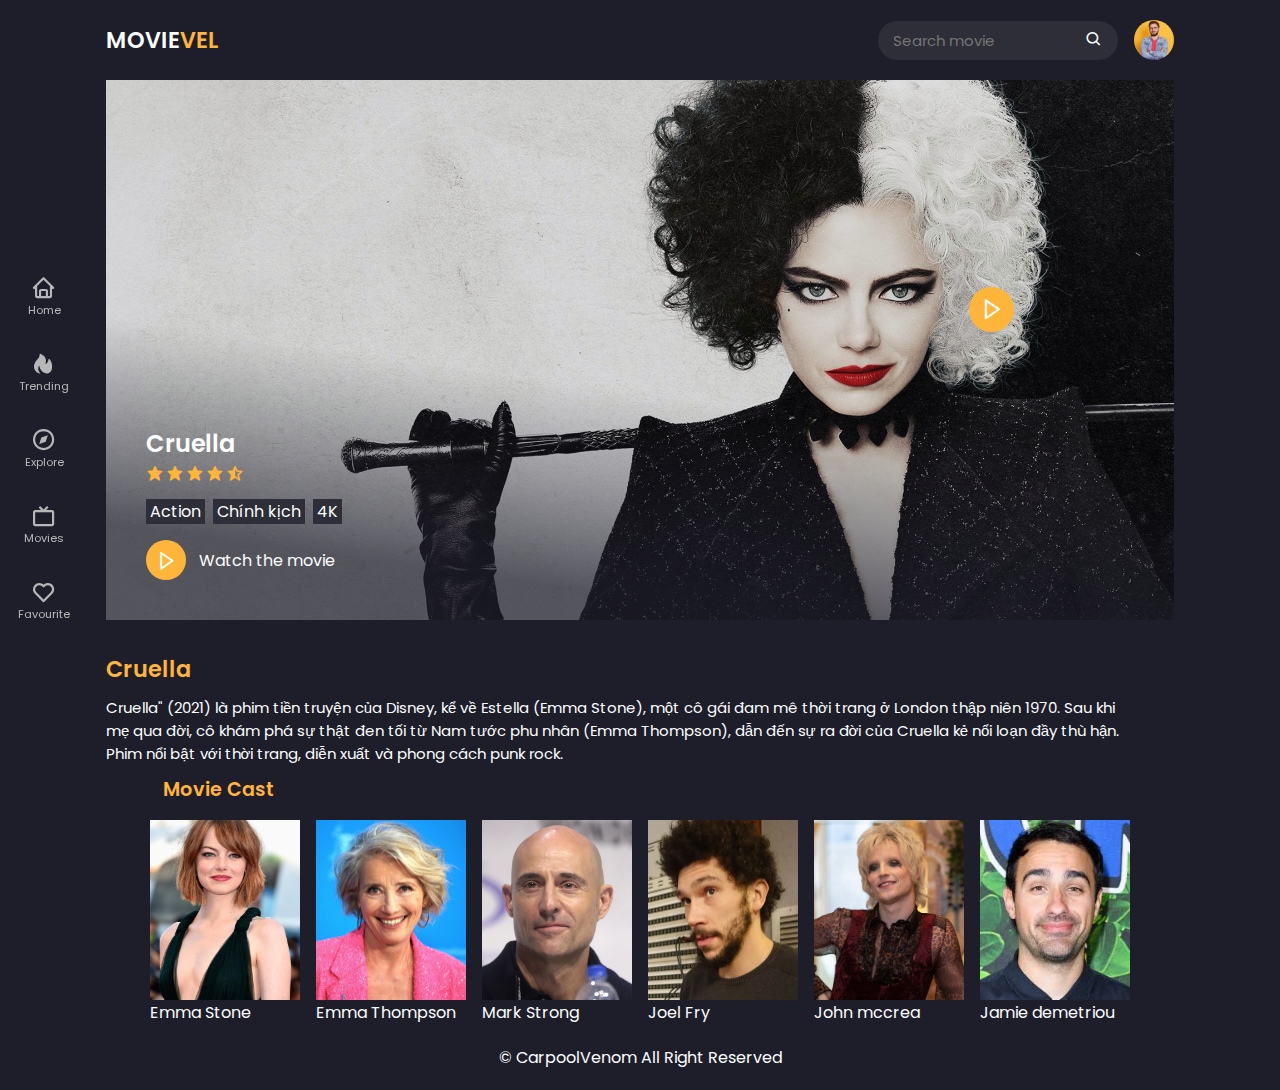
<file: Explay-page.html>
<html lang="en">
<head>
    <meta charset="UTF-8">
    <meta http-equiv="X-UA-Compatible" content="IE=edge">
    <meta name="viewport" content="width=device-width, initial-scale=1.0">
    <link rel="stylesheet" href="style.css">
    <link
        href="https://fonts.googleapis.com/css2?family=Roboto:wght@100;300;400;500;700;900&family=Sen:wght@400;700;800&display=swap"
        rel="stylesheet">
    <link rel="stylesheet" href="https://cdnjs.cloudflare.com/ajax/libs/font-awesome/5.15.2/css/all.min.css">
    <link href='https://unpkg.com/boxicons@2.1.4/css/boxicons.min.css' rel='stylesheet'>
    <link rel="shortcut icon" href="img/fav-icon.png" type="image/x-icon">
    <title>Cruella</title>
</head>
<body>
    <header>
        <div class="nav container">
          <a href="index.html" class="logo">
            Movie<span>Vel</span>
          </a>
     
          <div class="search-box">
            <input type="search" name="" id="search-input" placeholder="Search movie">
            <i class='bx bx-search'></i>
        </div>
        

        <a href="#" class="user">
            <img src="img/user.jpg" alt="" class="user-img">
        </a>
        
            <div class="navbar">
                <a href="index.html" class="nav-link nav-active">
                    <i class="bx bx-home"></i>
                    <span class="nav-link-title">Home</span>
                </a>
        
                <a href="index.html" class="nav-link">
                    <i class='bx bxs-hot'></i>
                    <span class="nav-link-title">Trending</span>
                </a>
        
                <a href="Explore.html" class="nav-link">
                    <i class='bx bx-compass' ></i>
                    <span class="nav-link-title">Explore</span>
                </a>
        
                <a href="#home" class="nav-link">
                    <i class='bx bx-tv' ></i>
                    <span class="nav-link-title">Movies</span>
                </a>
        
                <a href="tym.html" class="nav-link">
                    <i class='bx bx-heart' ></i>
                    <span class="nav-link-title">Favourite</span>
                </a>
            </div>
        </div>
      </header>

      <div class="play-container container">
         <img src="Explay-page/cruella.jpg" alt="" class="play-img">
         <div class="play-text">
           <h2>Cruella</h2>

           <div class="rating">
              <i class="bx bxs-star"></i>
              <i class='bx bxs-star' ></i>
              <i class='bx bxs-star' ></i>
              <i class='bx bxs-star' ></i>
              <i class='bx bxs-star-half' ></i>
           </div>

           <div class="tags">
            <span>Action</span>
            <span>Chính kịch</span>
            <span>4K</span>
          </div>

          <a href="#" class="watch-btn">
            <i class='bx bx-right-arrow'></i>
            <span>Watch the movie</span>
          </a>
         </div>

         <i class='bx bx-right-arrow play-movie'></i>

         <div class="video-container">
          
            <div class="video-box">
                <iframe width="1200" height="600" src="https://www.youtube.com/embed/gmRKv7n2If8?si=qXBCrcxF2_s4G1Y7" title="YouTube video player" frameborder="0" allow="accelerometer; autoplay; clipboard-write; encrypted-media; gyroscope; picture-in-picture; web-share" referrerpolicy="strict-origin-when-cross-origin" allowfullscreen></iframe>
            
                <i class='bx bx-x close-video'></i>
            </div>
        </div>
      </div>

      <div class="about-movie container">
        <h2>Cruella</h2>
        <p>Cruella" (2021) là phim tiền truyện của Disney, kể về Estella (Emma Stone), một cô gái đam mê thời trang ở London thập niên 1970. Sau khi mẹ qua đời, cô khám phá sự thật đen tối từ Nam tước 
            phu nhân (Emma Thompson), dẫn đến sự ra đời của Cruella kẻ nổi loạn đầy thù hận. Phim nổi bật với thời trang, diễn xuất và phong cách punk rock.</p>
      </div>
      
         <h2 class="cast-heading">Movie Cast</h2>
         <div class="cast">
             <div class="cast-box">
                 <img src="Explay-page/c1.jpg" alt="" class="cast-img">
                 <span class="cast-title">Emma Stone</span>
             </div>

             <div class="cast-box">
                <img src="Explay-page/c2.jpg" alt="" class="cast-img">
                <span class="cast-title">Emma Thompson</span>
            </div>

            <div class="cast-box">
                <img src="Explay-page/c3.jpg" alt="" class="cast-img">
                <span class="cast-title">Mark Strong</span>
            </div>

            <div class="cast-box">
                <img src="Explay-page/c4.jpg" alt="" class="cast-img">
                <span class="cast-title">Joel Fry</span>
            </div>

            <div class="cast-box">
                <img src="Explay-page/c5.jpg" alt="" class="cast-img">
                <span class="cast-title"> John mccrea</span>
            </div>

            <div class="cast-box">
                <img src="Explay-page/c6.jpg" alt="" class="cast-img">
                <span class="cast-title"> Jamie demetriou</span>
            </div>
         </div>


         <div class="copyright">
            <p>&#169; CarpoolVenom All Right Reserved</p>
            </div>

     <script src="swiper-bundle.min.js"></script>
     <script src="main.js"></script>
</body>
</html>
</file>
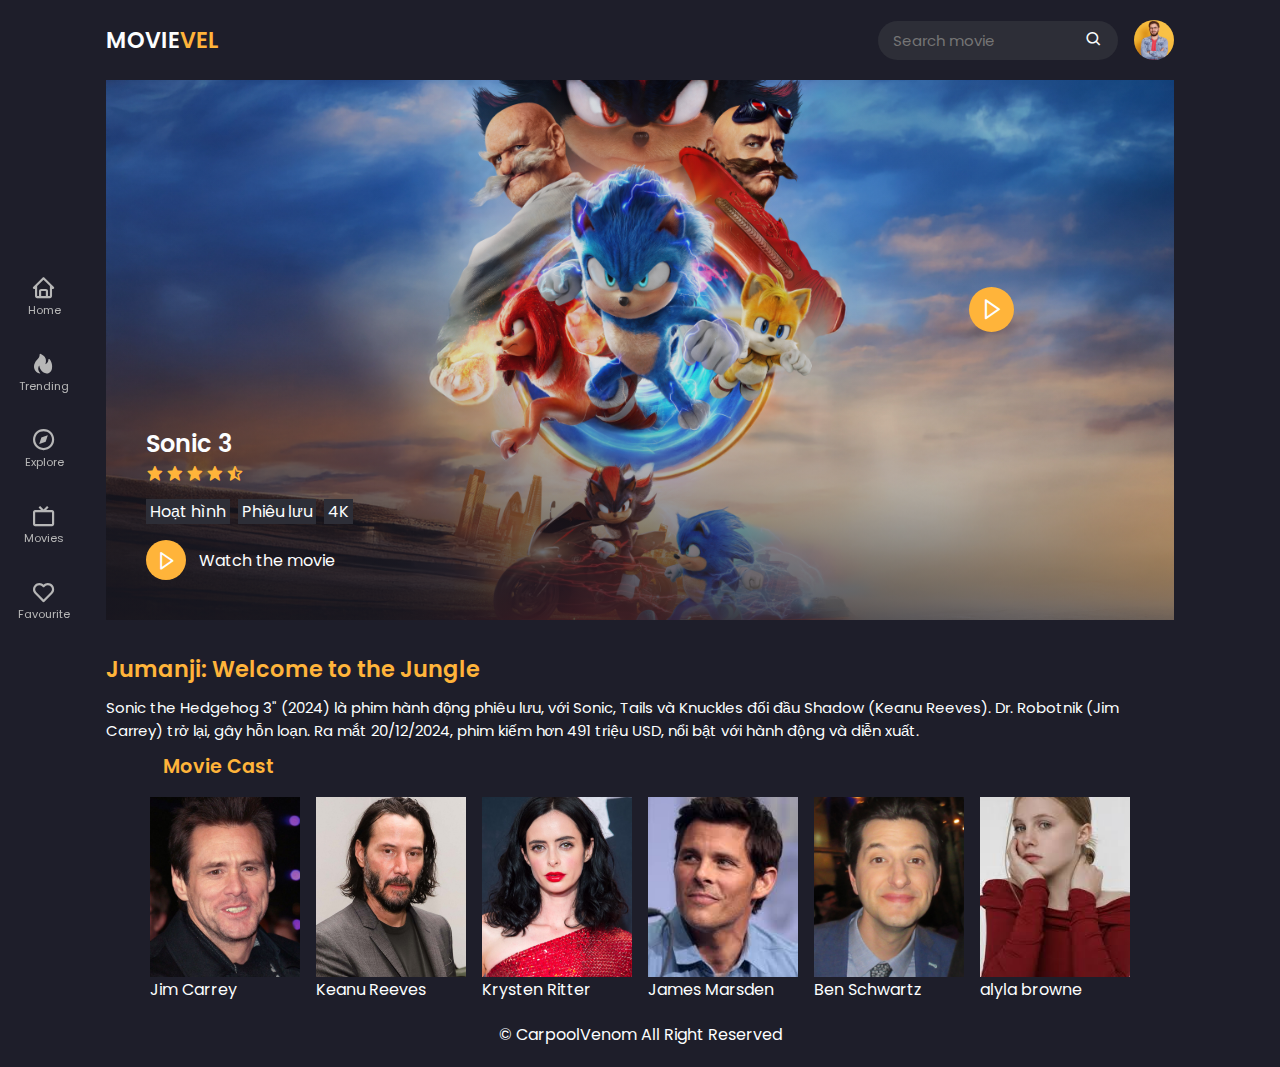
<file: Explay-page1.html>
<html lang="en">
<head>
    <meta charset="UTF-8">
    <meta http-equiv="X-UA-Compatible" content="IE=edge">
    <meta name="viewport" content="width=device-width, initial-scale=1.0">
    <link rel="stylesheet" href="style.css">
    <link
        href="https://fonts.googleapis.com/css2?family=Roboto:wght@100;300;400;500;700;900&family=Sen:wght@400;700;800&display=swap"
        rel="stylesheet">
    <link rel="stylesheet" href="https://cdnjs.cloudflare.com/ajax/libs/font-awesome/5.15.2/css/all.min.css">
    <link href='https://unpkg.com/boxicons@2.1.4/css/boxicons.min.css' rel='stylesheet'>
    <link rel="shortcut icon" href="img/fav-icon.png" type="image/x-icon">
    <title>Sonic 3</title>
</head>
<body>
    <header>
        <div class="nav container">
          <a href="index.html" class="logo">
            Movie<span>Vel</span>
          </a>
     
          <div class="search-box">
            <input type="search" name="" id="search-input" placeholder="Search movie">
            <i class='bx bx-search'></i>
        </div>
        

        <a href="#" class="user">
            <img src="img/user.jpg" alt="" class="user-img">
        </a>
        
            <div class="navbar">
                <a href="index.html" class="nav-link nav-active">
                    <i class="bx bx-home"></i>
                    <span class="nav-link-title">Home</span>
                </a>
        
                <a href="index.html" class="nav-link">
                    <i class='bx bxs-hot'></i>
                    <span class="nav-link-title">Trending</span>
                </a>
        
                <a href="Explore.html" class="nav-link">
                    <i class='bx bx-compass' ></i>
                    <span class="nav-link-title">Explore</span>
                </a>
        
                <a href="#home" class="nav-link">
                    <i class='bx bx-tv' ></i>
                    <span class="nav-link-title">Movies</span>
                </a>
        
                <a href="tym.html" class="nav-link">
                    <i class='bx bx-heart' ></i>
                    <span class="nav-link-title">Favourite</span>
                </a>
            </div>
        </div>
      </header>

      <div class="play-container container">
         <img src="Explay-page1/sonic.jpg" alt="" class="play-img">
         <div class="play-text">
           <h2>Sonic 3</h2>

           <div class="rating">
              <i class="bx bxs-star"></i>
              <i class='bx bxs-star' ></i>
              <i class='bx bxs-star' ></i>
              <i class='bx bxs-star' ></i>
              <i class='bx bxs-star-half' ></i>
           </div>

           <div class="tags">
            <span>Hoạt hình</span>
            <span>Phiêu lưu</span>
            <span>4K</span>
          </div>

          <a href="#" class="watch-btn">
            <i class='bx bx-right-arrow'></i>
            <span>Watch the movie</span>
          </a>
         </div>

         <i class='bx bx-right-arrow play-movie'></i>

         <div class="video-container">
          
            <div class="video-box">
                <iframe width="1200" height="600" src="https://www.youtube.com/embed/qSu6i2iFMO0?si=JqX2H7PcWR9pm1Xv" title="YouTube video player" frameborder="0" allow="accelerometer; autoplay; clipboard-write; encrypted-media; gyroscope; picture-in-picture; web-share" referrerpolicy="strict-origin-when-cross-origin" allowfullscreen></iframe>
            
                <i class='bx bx-x close-video'></i>
            </div>
        </div>
      </div>

      <div class="about-movie container">
        <h2>Jumanji: Welcome to the Jungle</h2>
        <p>Sonic the Hedgehog 3" (2024) là phim hành động phiêu lưu, với Sonic, Tails và Knuckles đối đầu Shadow 
            (Keanu Reeves). Dr. Robotnik (Jim Carrey) trở lại, gây hỗn loạn. Ra mắt 20/12/2024, phim kiếm hơn 491 triệu USD, nổi bật với hành động và diễn xuất.</p>
      </div>
      
         <h2 class="cast-heading">Movie Cast</h2>
         <div class="cast">
             <div class="cast-box">
                 <img src="Explay-page1/s1.jpg" alt="" class="cast-img">
                 <span class="cast-title">Jim Carrey</span>
             </div>

             <div class="cast-box">
                <img src="Explay-page1/s2.jpg" alt="" class="cast-img">
                <span class="cast-title">Keanu Reeves</span>
            </div>

            <div class="cast-box">
                <img src="Explay-page1/s3.jpg" alt="" class="cast-img">
                <span class="cast-title">Krysten Ritter</span>
            </div>

            <div class="cast-box">
                <img src="Explay-page1/s4.jpg" alt="" class="cast-img">
                <span class="cast-title">James Marsden</span>
            </div>

            <div class="cast-box">
                <img src="Explay-page1/s5.jpg" alt="" class="cast-img">
                <span class="cast-title">Ben Schwartz</span>
            </div>

            <div class="cast-box">
                <img src="Explay-page1/s6.jpg" alt="" class="cast-img">
                <span class="cast-title">alyla browne</span>
            </div>
         </div>


         <div class="copyright">
            <p>&#169; CarpoolVenom All Right Reserved</p>
            </div>

     <script src="swiper-bundle.min.js"></script>
     <script src="main.js"></script>
</body>
</html>
</file>
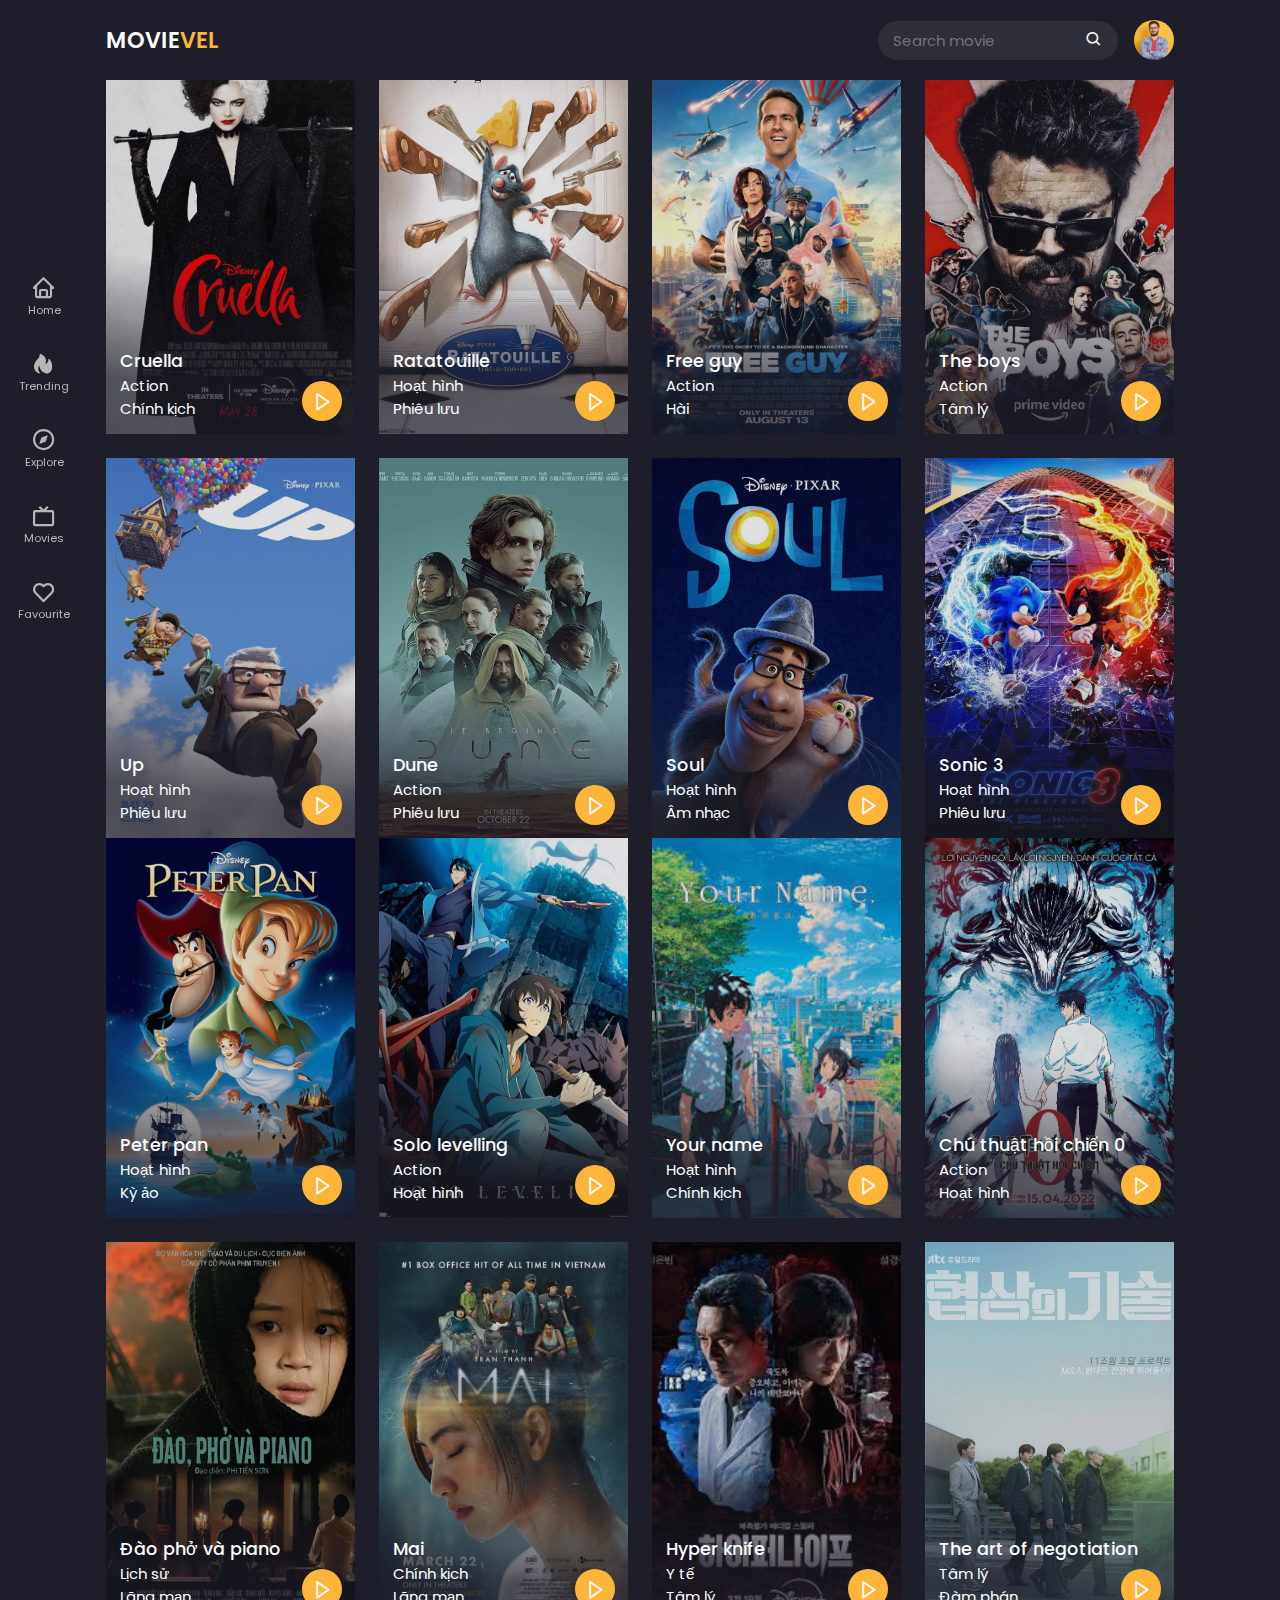
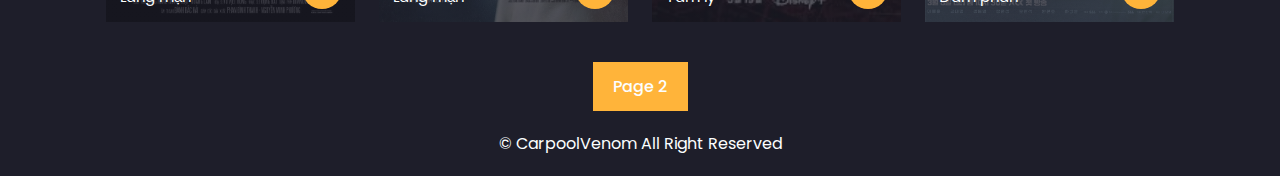
<file: ipage02.html>
<html lang="en">
<head>
    <meta charset="UTF-8">
    <meta http-equiv="X-UA-Compatible" content="IE=edge">
    <meta name="viewport" content="width=device-width, initial-scale=1.0">
    <link rel="stylesheet" href="style.css">
    <link
        href="https://fonts.googleapis.com/css2?family=Roboto:wght@100;300;400;500;700;900&family=Sen:wght@400;700;800&display=swap"
        rel="stylesheet">
    <link rel="stylesheet" href="https://cdnjs.cloudflare.com/ajax/libs/font-awesome/5.15.2/css/all.min.css">
    <link href='https://unpkg.com/boxicons@2.1.4/css/boxicons.min.css' rel='stylesheet'>
    <link rel="shortcut icon" href="img/fav-icon.png" type="image/x-icon">
    <title>page2</title>
</head>
<body>
    <header>

        <div class="nav container">
    
          <a href="index.html" class="logo">
            Movie<span>Vel</span>
          </a>
 
          <div class="search-box">
            <input type="search" name="" id="search-input" placeholder="Search movie">
            <i class='bx bx-search'></i>
        </div>
        
     
        <a href="#" class="user">
            <img src="img/user.jpg" alt="" class="user-img">
        </a>
        
            <div class="navbar">
                <a href="index.html" class="nav-link nav-active">
                    <i class="bx bx-home"></i>
                    <span class="nav-link-title">Home</span>
                </a>
        
                <a href="#home" class="nav-link">
                    <i class='bx bxs-hot'></i>
                    <span class="nav-link-title">Trending</span>
                </a>
        
                <a href="#home" class="nav-link">
                    <i class='bx bx-compass' ></i>
                    <span class="nav-link-title">Explore</span>
                </a>
        
                <a href="#home" class="nav-link">
                    <i class='bx bx-tv' ></i>
                    <span class="nav-link-title">Movies</span>
                </a>
        
                <a href="#home" class="nav-link">
                    <i class='bx bx-heart' ></i>
                    <span class="nav-link-title">Favourite</span>
                </a>
            </div>
        </div>
      </header>

      <section class="movies container" id="movies">
        <div class="heading">
            <h2 class="heading-title"></h2>
        </div>
    
        <div class="movies-content">
            <div class="movie-box">
                <img src="img2/i17.jpg" alt="" class="movie-box-img">
                <div class="box-text">
                    <h2 class="movie-title">Cruella</h2>
                    <span class="movie-type">Action</span>
                    <span class="movie-type">Chính kịch</span>
                    <a href="#" class="watch-btn play-btn">
                        <i class="bx bx-right-arrow"></i>
                    </a>
                </div>
            </div>
    
            <div class="movie-box">
                <img src="img2/i18.jpg" alt="" class="movie-box-img">
                <div class="box-text">
                    <h2 class="movie-title">Ratatouille</h2>
                    <span class="movie-type">Hoạt hình</span>
                    <span class="movie-type">Phiêu lưu</span>
                    <a href="#" class="watch-btn play-btn">
                        <i class="bx bx-right-arrow"></i>
                    </a>
                </div>
            </div>
    
            <div class="movie-box">
                <img src="img2/i19.jpg" alt="" class="movie-box-img">
                <div class="box-text">
                    <h2 class="movie-title">Free guy</h2>
                    <span class="movie-type">Action</span>
                    <span class="movie-type">Hài</span>
                    <a href="#" class="watch-btn play-btn">
                        <i class="bx bx-right-arrow"></i>
                    </a>
                </div>
            </div>
    
            <div class="movie-box">
                <img src="img2/i20.jpg" alt="" class="movie-box-img">
                <div class="box-text">
                    <h2 class="movie-title">The boys</h2>
                    <span class="movie-type">Action</span>
                    <span class="movie-type">Tâm lý</span>
                    <a href="#" class="watch-btn play-btn">
                        <i class="bx bx-right-arrow"></i>
                    </a>
                </div>
            </div>
    
            <div class="movie-box">
                <img src="img2/i21.jpg" alt="" class="movie-box-img">
                <div class="box-text">
                    <h2 class="movie-title">Up</h2>
                    <span class="movie-type">Hoạt hình</span>
                    <span class="movie-type">Phiêu lưu</span>
                    <a href="#" class="watch-btn play-btn">
                        <i class="bx bx-right-arrow"></i>
                    </a>
                </div>
            </div>
    
            <div class="movie-box">
                <img src="img2/i22.jpg" alt="" class="movie-box-img">
                <div class="box-text">
                    <h2 class="movie-title">Dune</h2>
                    <span class="movie-type">Action</span>
                    <span class="movie-type">Phiêu lưu</span>
                    <a href="#" class="watch-btn play-btn">
                        <i class="bx bx-right-arrow"></i>
                    </a>
                </div>
            </div>
    
            <div class="movie-box">
                <img src="img2/i23.jpg" alt="" class="movie-box-img">
                <div class="box-text">
                    <h2 class="movie-title">Soul</h2>
                    <span class="movie-type">Hoạt hình</span>
                    <span class="movie-type">Âm nhạc</span>
                    <a href="#" class="watch-btn play-btn">
                        <i class="bx bx-right-arrow"></i>
                    </a>
                </div>
            </div>
    
            <div class="movie-box">
                <img src="img2/i24.jpg" alt="" class="movie-box-img">
                <div class="box-text">
                    <h2 class="movie-title">Sonic 3</h2>
                    <span class="movie-type">Hoạt hình</span>
                    <span class="movie-type">Phiêu lưu</span>
                    <a href="#" class="watch-btn play-btn">
                        <i class="bx bx-right-arrow"></i>
                    </a>
                </div>
            </div>
    
        </div>
        
    
    </section>

    <section class="movies container" id="movies">
    
        <div class="movies-content">
            <div class="movie-box">
                <img src="img2/i25.jpg" alt="" class="movie-box-img">
                <div class="box-text">
                    <h2 class="movie-title">Peter pan</h2>
                    <span class="movie-type">Hoạt hình</span>
                    <span class="movie-type">Kỳ ảo</span>
                    <a href="#" class="watch-btn play-btn">
                        <i class="bx bx-right-arrow"></i>
                    </a>
                </div>
            </div>
    
            <div class="movie-box">
                <img src="img2/i26.jpg" alt="" class="movie-box-img">
                <div class="box-text">
                    <h2 class="movie-title">Solo levelling</h2>
                    <span class="movie-type">Action</span>
                    <span class="movie-type">Hoạt hình</span>
                    <a href="#" class="watch-btn play-btn">
                        <i class="bx bx-right-arrow"></i>
                    </a>
                </div>
            </div>
    
            <div class="movie-box">
                <img src="img2/i27.jpg" alt="" class="movie-box-img">
                <div class="box-text">
                    <h2 class="movie-title">Your name</h2>
                    <span class="movie-type">Hoạt hình</span>
                    <span class="movie-type">Chính kịch</span>
                    <a href="#" class="watch-btn play-btn">
                        <i class="bx bx-right-arrow"></i>
                    </a>
                </div>
            </div>
    
            <div class="movie-box">
                <img src="img2/i28.jpg" alt="" class="movie-box-img">
                <div class="box-text">
                    <h2 class="movie-title">Chú thuật hồi chiến 0</h2>
                    <span class="movie-type">Action</span>
                    <span class="movie-type">Hoạt hình</span>
                    <a href="#" class="watch-btn play-btn">
                        <i class="bx bx-right-arrow"></i>
                    </a>
                </div>
            </div>
    
            <div class="movie-box">
                <img src="img2/i29.jpg" alt="" class="movie-box-img">
                <div class="box-text">
                    <h2 class="movie-title">Đào phở và piano</h2>
                    <span class="movie-type">Lịch sử</span>
                    <span class="movie-type">Lãng mạn</span>
                    <a href="#" class="watch-btn play-btn">
                        <i class="bx bx-right-arrow"></i>
                    </a>
                </div>
            </div>
    
            <div class="movie-box">
                <img src="img2/i30.jpg" alt="" class="movie-box-img">
                <div class="box-text">
                    <h2 class="movie-title">Mai</h2>
                    <span class="movie-type">Chính kịch</span>
                    <span class="movie-type">Lãng mạn</span>
                    <a href="#" class="watch-btn play-btn">
                        <i class="bx bx-right-arrow"></i>
                    </a>
                </div>
            </div>
    
            <div class="movie-box">
                <img src="img2/i31.jpg" alt="" class="movie-box-img">
                <div class="box-text">
                    <h2 class="movie-title">Hyper knife </h2>
                    <span class="movie-type">Y tế</span>
                    <span class="movie-type">Tâm lý</span>
                    <a href="#" class="watch-btn play-btn">
                        <i class="bx bx-right-arrow"></i>
                    </a>
                </div>
            </div>
    
            <div class="movie-box">
                <img src="img2/i32.jpg" alt="" class="movie-box-img">
                <div class="box-text">
                    <h2 class="movie-title">The art of negotiation</h2>
                    <span class="movie-type">Tâm lý</span>
                    <span class="movie-type">Đàm phán</span>
                    <a href="#" class="watch-btn play-btn">
                        <i class="bx bx-right-arrow"></i>
                    </a>
                </div>
            </div>
    
        </div>
        
    
    </section>

      <div class="next-page">
        <a href="index.html" class="next-btn">Page 2</a>
      </div>

      <div class="copyright">
        <p>&#169; CarpoolVenom All Right Reserved</p>
      </div>
</file>
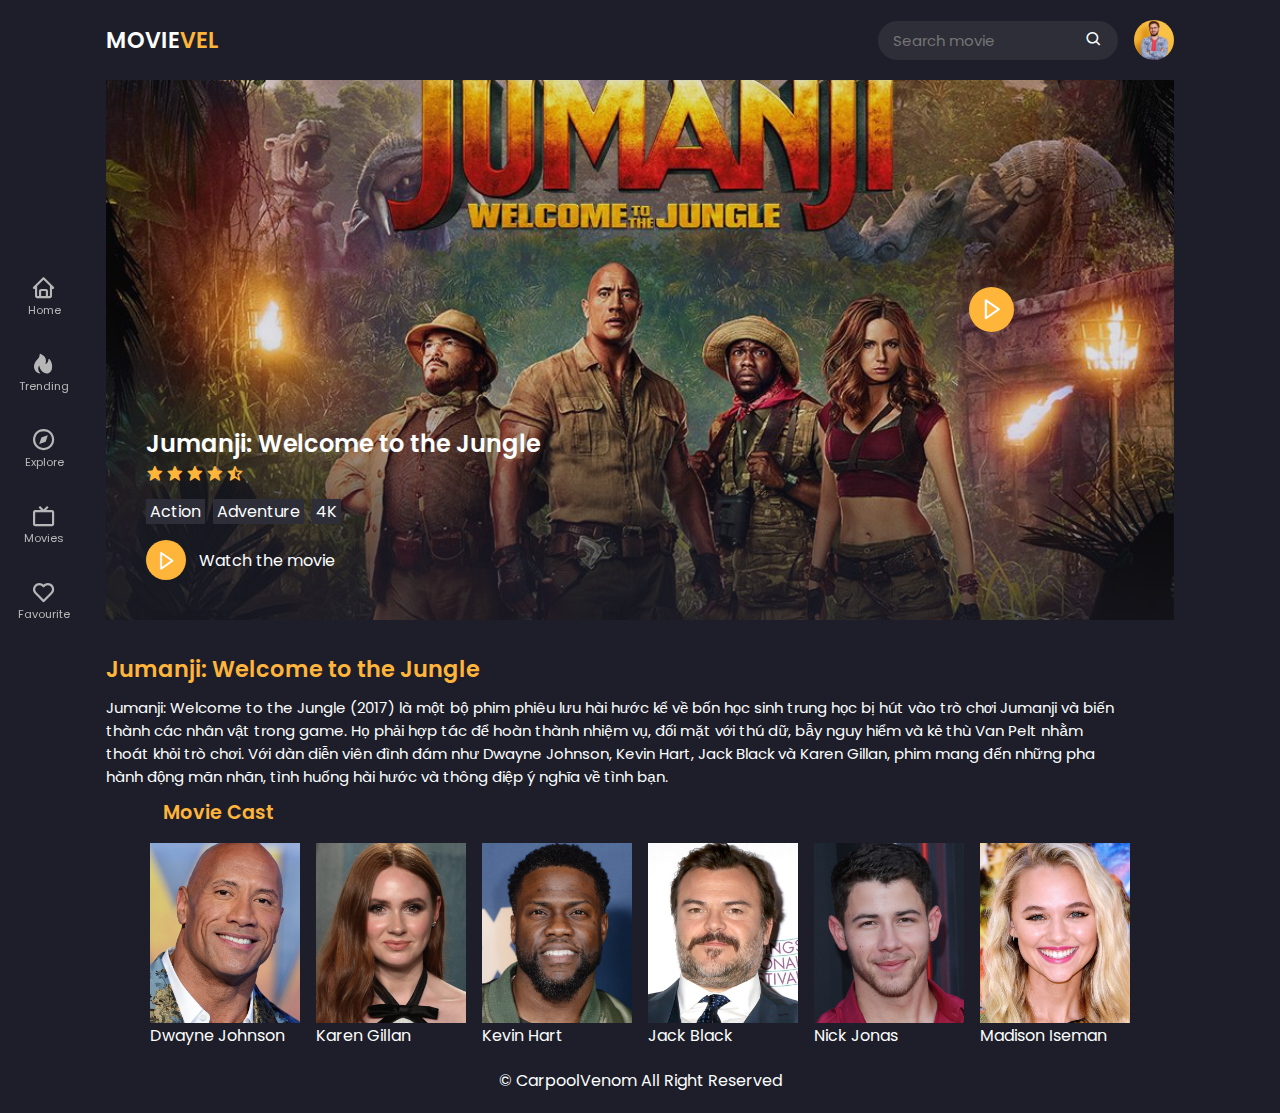
<file: play-page.html>
<html lang="en">
<head>
    <meta charset="UTF-8">
    <meta http-equiv="X-UA-Compatible" content="IE=edge">
    <meta name="viewport" content="width=device-width, initial-scale=1.0">
    <link rel="stylesheet" href="style.css">
    <link
        href="https://fonts.googleapis.com/css2?family=Roboto:wght@100;300;400;500;700;900&family=Sen:wght@400;700;800&display=swap"
        rel="stylesheet">
    <link rel="stylesheet" href="https://cdnjs.cloudflare.com/ajax/libs/font-awesome/5.15.2/css/all.min.css">
    <link href='https://unpkg.com/boxicons@2.1.4/css/boxicons.min.css' rel='stylesheet'>
    <link rel="shortcut icon" href="img/fav-icon.png" type="image/x-icon">
    <title>Jumanji: Welcome to the Jungle</title>
</head>
<body>
    <header>
        <div class="nav container">
          <a href="index.html" class="logo">
            Movie<span>Vel</span>
          </a>
     
          <div class="search-box">
            <input type="search" name="" id="search-input" placeholder="Search movie">
            <i class='bx bx-search'></i>
        </div>
        

        <a href="#" class="user">
            <img src="img/user.jpg" alt="" class="user-img">
        </a>
        
            <div class="navbar">
                <a href="index.html" class="nav-link nav-active">
                    <i class="bx bx-home"></i>
                    <span class="nav-link-title">Home</span>
                </a>
        
                <a href="index.html" class="nav-link">
                    <i class='bx bxs-hot'></i>
                    <span class="nav-link-title">Trending</span>
                </a>
        
                <a href="Explore.html" class="nav-link">
                    <i class='bx bx-compass' ></i>
                    <span class="nav-link-title">Explore</span>
                </a>
        
                <a href="#home" class="nav-link">
                    <i class='bx bx-tv' ></i>
                    <span class="nav-link-title">Movies</span>
                </a>
        
                <a href="tym.html" class="nav-link">
                    <i class='bx bx-heart' ></i>
                    <span class="nav-link-title">Favourite</span>
                </a>
            </div>
        </div>
      </header>

      <div class="play-container container">
         <img src="play-page/play-background.jpg" alt="" class="play-img">
         <div class="play-text">
           <h2>Jumanji: Welcome to the Jungle</h2>

           <div class="rating">
              <i class="bx bxs-star"></i>
              <i class='bx bxs-star' ></i>
              <i class='bx bxs-star' ></i>
              <i class='bx bxs-star' ></i>
              <i class='bx bxs-star-half' ></i>
           </div>

           <div class="tags">
            <span>Action</span>
            <span>Adventure</span>
            <span>4K</span>
          </div>

          <a href="#" class="watch-btn">
            <i class='bx bx-right-arrow'></i>
            <span>Watch the movie</span>
          </a>
         </div>

         <i class='bx bx-right-arrow play-movie'></i>

         <div class="video-container">
          
            <div class="video-box">
                <iframe width="1200" height="600" src="https://www.youtube.com/embed/2QKg5SZ_35I?si=jYXBbyZCb3-NUmx6" title="YouTube video player" frameborder="0" allow="accelerometer; autoplay; clipboard-write; encrypted-media; gyroscope; picture-in-picture; web-share" referrerpolicy="strict-origin-when-cross-origin" allowfullscreen></iframe>
            
                <i class='bx bx-x close-video'></i>
            </div>
        </div>
      </div>

      <div class="about-movie container">
        <h2>Jumanji: Welcome to the Jungle</h2>
        <p>Jumanji: Welcome to the Jungle (2017) là một bộ phim phiêu lưu hài hước kể về bốn học sinh trung học bị hút vào trò chơi Jumanji và biến thành các nhân vật trong game. Họ phải hợp tác để hoàn thành nhiệm vụ, đối mặt với thú dữ, bẫy nguy hiểm và kẻ thù
             Van Pelt nhằm thoát khỏi trò chơi. Với dàn diễn viên đình đám như Dwayne Johnson, Kevin Hart, Jack Black và Karen Gillan, phim mang đến những pha hành động mãn nhãn, tình huống hài hước và thông điệp ý nghĩa về tình bạn.</p>
      </div>
      
         <h2 class="cast-heading">Movie Cast</h2>
         <div class="cast">
             <div class="cast-box">
                 <img src="play-page/cast1.jpg" alt="" class="cast-img">
                 <span class="cast-title">Dwayne Johnson</span>
             </div>

             <div class="cast-box">
                <img src="play-page/cast2.jpg" alt="" class="cast-img">
                <span class="cast-title">Karen Gillan</span>
            </div>

            <div class="cast-box">
                <img src="play-page/cast3.jpg" alt="" class="cast-img">
                <span class="cast-title">Kevin Hart</span>
            </div>

            <div class="cast-box">
                <img src="play-page/cast4.jpg" alt="" class="cast-img">
                <span class="cast-title">Jack Black</span>
            </div>

            <div class="cast-box">
                <img src="play-page/cast5.jpg" alt="" class="cast-img">
                <span class="cast-title">Nick Jonas</span>
            </div>

            <div class="cast-box">
                <img src="play-page/cast6.jpg" alt="" class="cast-img">
                <span class="cast-title">Madison Iseman</span>
            </div>
         </div>


         <div class="copyright">
            <p>&#169; CarpoolVenom All Right Reserved</p>
            </div>

     <script src="swiper-bundle.min.js"></script>
     <script src="main.js"></script>
</body>
</html>
</file>
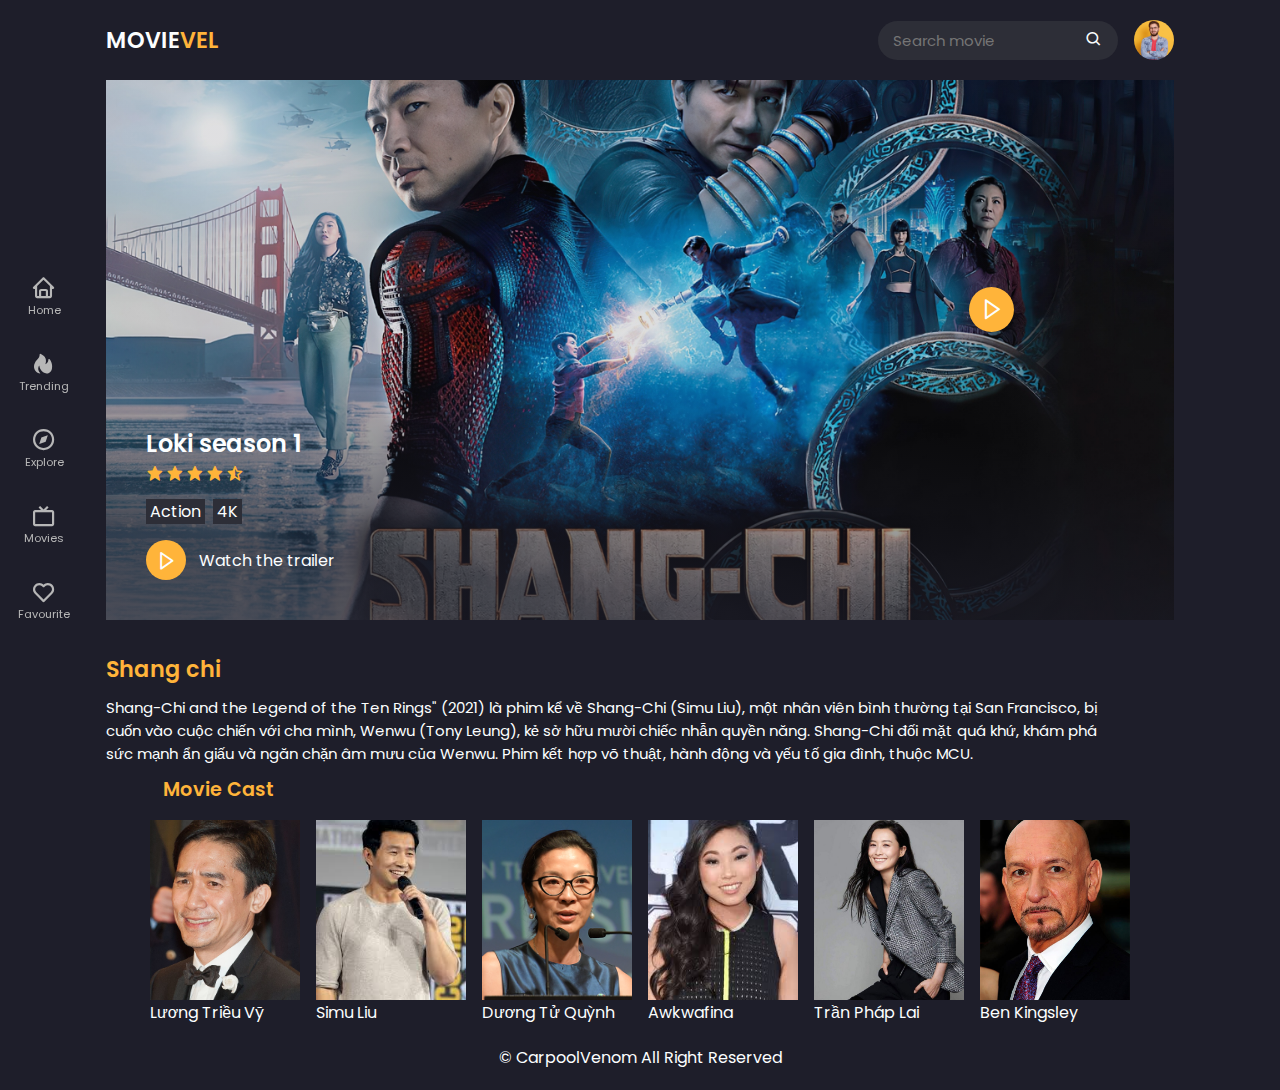
<file: play-page03.html>
<html lang="en">
<head>
    <meta charset="UTF-8">
    <meta http-equiv="X-UA-Compatible" content="IE=edge">
    <meta name="viewport" content="width=device-width, initial-scale=1.0">
    <link rel="stylesheet" href="style.css">
    <link
        href="https://fonts.googleapis.com/css2?family=Roboto:wght@100;300;400;500;700;900&family=Sen:wght@400;700;800&display=swap"
        rel="stylesheet">
    <link rel="stylesheet" href="https://cdnjs.cloudflare.com/ajax/libs/font-awesome/5.15.2/css/all.min.css">
    <link href='https://unpkg.com/boxicons@2.1.4/css/boxicons.min.css' rel='stylesheet'>
    <link rel="shortcut icon" href="img/fav-icon.png" type="image/x-icon">
    <title>Shang chi</title>
</head>
<body>
    <header>
      
        <div class="nav container">
         
          <a href="index.html" class="logo">
            Movie<span>Vel</span>
          </a>
      
          <div class="search-box">
            <input type="search" name="" id="search-input" placeholder="Search movie">
            <i class='bx bx-search'></i>
        </div>
        
   
        <a href="#" class="user">
            <img src="img/user.jpg" alt="" class="user-img">
        </a>
        
            <div class="navbar">
                <a href="index.html" class="nav-link nav-active">
                    <i class="bx bx-home"></i>
                    <span class="nav-link-title">Home</span>
                </a>
        
                <a href="index.html" class="nav-link">
                    <i class='bx bxs-hot'></i>
                    <span class="nav-link-title">Trending</span>
                </a>
        
                <a href="Explore.html" class="nav-link">
                    <i class='bx bx-compass' ></i>
                    <span class="nav-link-title">Explore</span>
                </a>
        
                <a href="#home" class="nav-link">
                    <i class='bx bx-tv' ></i>
                    <span class="nav-link-title">Movies</span>
                </a>
        
                <a href="tym.html" class="nav-link">
                    <i class='bx bx-heart' ></i>
                    <span class="nav-link-title">Favourite</span>
                </a>
            </div>
        </div>
      </header>

      <div class="play-container container">
         <img src="play-page03/sh0.jpg" alt="" class="play-img">
         <div class="play-text">
           <h2>Loki season 1</h2>

           <div class="rating">
              <i class="bx bxs-star"></i>
              <i class='bx bxs-star' ></i>
              <i class='bx bxs-star' ></i>
              <i class='bx bxs-star' ></i>
              <i class='bx bxs-star-half' ></i>
           </div>

           <div class="tags">
            <span>Action</span>
            <span>4K</span>
          </div>

          <a href="#" class="watch-btn">
            <i class='bx bx-right-arrow'></i>
            <span>Watch the trailer</span>
          </a>
         </div>

         <i class='bx bx-right-arrow play-movie'></i>

         <div class="video-container">
         
            <div class="video-box">
                <iframe width="1200" height="600" src="https://www.youtube.com/embed/giWIr7U1deA?si=POV_dorrL8Z10qXU" title="YouTube video player" frameborder="0" allow="accelerometer; autoplay; clipboard-write; encrypted-media; gyroscope; picture-in-picture; web-share" referrerpolicy="strict-origin-when-cross-origin" allowfullscreen></iframe>
               
                <i class='bx bx-x close-video'></i>
            </div>
        </div>
      </div>

      <div class="about-movie container">
        <h2>Shang chi</h2>
        <p>Shang-Chi and the Legend of the Ten Rings" (2021) là phim kể về Shang-Chi (Simu Liu), một nhân viên bình thường tại San Francisco, bị cuốn vào cuộc chiến với cha mình, Wenwu (Tony Leung), kẻ sở hữu mười chiếc nhẫn quyền năng. 
            Shang-Chi đối mặt quá khứ, khám phá sức mạnh ẩn giấu và ngăn chặn âm mưu của Wenwu. Phim kết hợp võ thuật, hành động và yếu tố gia đình, thuộc MCU.</p>
      </div>
      
         <h2 class="cast-heading">Movie Cast</h2>
         <div class="cast">
             <div class="cast-box">
                 <img src="play-page03/sh01.jpg" alt="" class="cast-img">
                 <span class="cast-title">Lương Triều Vỹ</span>
             </div>

             <div class="cast-box">
                <img src="play-page03/sh02.jpg" alt="" class="cast-img">
                <span class="cast-title">Simu Liu</span>
            </div>

            <div class="cast-box">
                <img src="play-page03/sh03.png" alt="" class="cast-img">
                <span class="cast-title">Dương Tử Quỳnh</span>
            </div>

            <div class="cast-box">
                <img src="play-page03/sh04.jpg" alt="" class="cast-img">
                <span class="cast-title">Awkwafina</span>
            </div>

            <div class="cast-box">
                <img src="play-page03/sh05.jpg" alt="" class="cast-img">
                <span class="cast-title">Trần Pháp Lai</span>
            </div>

            <div class="cast-box">
                <img src="play-page03/sh06.jpg" alt="" class="cast-img">
                <span class="cast-title">Ben Kingsley</span>
            </div>
         </div>


         <div class="copyright">
            <p>&#169; CarpoolVenom All Right Reserved</p>
            </div>

     <script src="swiper-bundle.min.js"></script>
     <script src="main.js"></script>
</body>
</html>
</file>
<file: style.css>
@import url("https://fonts.googleapis.com/css2?family=Poppins:wght@400;500;600;700&display=swap");
* {
    font-family: "Poppins", sans-serif;
    margin: 0;
    padding: 0;
    scroll-behavior: smooth;
    box-sizing: border-box;
    scroll-padding-top: 2rem;
}


:root{
  --main-color: #ffb43a;
  --hover-color: hsl(37, 94%, 57%);
  --body-color: #1e1e2a;
  --container-color: #2d2e37;
  --text-color: #fcfeff;
}

a {
  text-decoration: none;
}

li {
  list-style: none;
}

img {
  width: 100%;
}

.bx {
  cursor: pointer;
}

body {
  background: var(--body-color);
  color: var(--text-color);
}

.container {
  max-width: 1068px;
  margin: auto;
  width: 100%;
}

header {
    position: fixed;
    top: 0;
    left: 0;
    width: 100%;
    background: var(--body-color);
    z-index: 100;
}

.nav {
  display: flex;
  align-items: center;
  justify-content: center;
  padding: 20px 0;
}

.logo {
  font-size: 1.4rem;
  color: var(--text-color);
  font-weight: 600;
  text-transform: uppercase;
  margin: 0 auto 0 0;
}

.logo span {
  color: var(--main-color);
}

.search-box {
  max-width: 240px;
  width: 100%;
  display: flex;
  align-items: center;
  column-gap: 0.7rem;
  padding: 8px 15px;
  background: var(--container-color);
  border-radius: 4rem;
  margin-right: 1rem;
}

.search-box .bx {
  font-size: 1.1rem;
}

.search-box .bx:hover {
  color: var(--main-color);
}

#search-input {
  width: 100%;
  border: none;
  outline: none;
  color: var(--text-color);
  background: transparent;
  font-size: 0.938rem;
}

.user {
  display: flex;
}

.user-img {
  width: 40px;
  height: 40px;
  border-radius: 50%;
  object-fit: cover;
  object-position: center;
}

.navbar {
  position: fixed;
  top: 50%;
  transform: translateY(-50%);
  left: 18px;
  display: flex;
  flex-direction: column;
  row-gap: 2.1rem;
}

.nav-link {
    display: flex;
    flex-direction: column;
    align-items: center;
    color: #b7b7b7;
  }
  

.nav-link:hover {
  color: var(--text-color);
  transition: 0.3s all linear;
  transform: scale(1.1);
}

.nav-link .bx {
    font-size: 1.6rem;
}

.nav-link-title {
    font-size: 0.7rem;
}

.home {
    position: relative;
    min-height: 470px;
    display: flex;
    align-items: center;
    margin-top: 5rem !important;
    border-radius: 0.5rem;
}

.home-img {
    position: absolute;
    width: 100%;
    height: 100%;
    z-index: -1;
    object-fit: cover;
    border-radius: 0.5rem;
}

.home-text {
    padding-left: 40px;
}

.home-title {
    font-size: 2rem;
    font-weight: 600;
}

.home-text p {
    font-size: 0.938rem;
    margin: 10px 0 20px;
    color: var(--main-color);
}

.watch-btn {
    display: flex;
    align-items: center;
    column-gap: 0.8rem;
    color: var(--text-color);
}

.watch-btn .bx {
    font-size: 21px;
    background: var(--main-color);
    width: 40px;
    height: 40px;
    border-radius: 50%;
    display: flex;
    align-items: center;
    justify-content: center;
}

.watch-btn .bx:hover {
    background: var(--hover-color);
}

.watch-btn span {
    font-size: 1rem;
    font-weight: 400;
}

.heading {
    display: flex;
    align-items: center;
    justify-content: space-between;
    background: var(--container-color);
    padding: 8px 14px;
    border: 1px solid hsl(200 100% 99% / 5%);
    margin-bottom: 2rem;
}

.heading-title {
    font-size: 1.2rem;
    font-weight: 500;
}

.movie-box {
    position: relative;
    width: 100%;
    height: 380px;
    overflow: hidden;
}

.movie-box-img {
    width: 100%;
    height: 100%;
    object-fit: cover;
}

.movie-box .box-text {
    position: absolute;
    bottom: 0;
    left: 0;
    width: 100%;
    height: 100%;
    display: flex;
    flex-direction: column;
    justify-content: flex-end;
    padding: 14px;
    background: linear-gradient(
      8deg,
      hsl(240 17% 14% / 74%) 14%,
      hsl(240 17% 14% / 14%) 44%
    );
    overflow: hidden;
}

.movie-title {
    font-size: 1.1rem;
    font-weight: 500;
}

.movie-type {
    font-size: 0.938rem;
}

.play-btn {
    position: absolute;
    bottom: 0.8rem;
    right: 0.8rem;
}


.swiper-btn {
    display: flex;
}

.swiper-button-next,
.swiper-button-prev {
    position: static !important;
    margin: 0 0 0 10px !important;
}

.swiper-button-next::after,
.swiper-button-prev::after {
    color: var(--text-color);
    font-size: 18px !important;
    font-weight: 700;
}

.movies .heading {
    padding: 10px 14px;
}

.movies-content {
    display: grid;
    grid-template-columns: repeat(auto-fit, minmax(247px, 1fr));
    gap: 1.5rem;
}

.movies-content .movie-box:hover .movie-box-img {
    transform: scale(1.1);
    transition: 0.5s;
}

.next-page {
    display: flex;
    align-items: center;
    justify-content: center;
    margin-top: 2.5rem;
}

.next-btn {
    background: var(--main-color);
    padding: 12px 20px;
    color: var(--text-color);
    font-weight: 500;
}
  

.next-btn:hover {
    background: var(--hover-color);
    transition: 0.3s all linear;
}

.copyright {
    text-align: center;
    padding: 20px;
}

.play-container {
    position: relative;
    min-height: 540px;
    margin-top: 5rem !important;
}

.play-img {
    position: absolute;
    width: 100%;
    height: 100%;
    object-fit: cover;
    object-position: center;
    z-index: -1;
}

.play-text {
    position: absolute;
    bottom: 0;
    left: 0;
    width: 100%;
    height: 100%;
    display: flex;
    flex-direction: column;
    justify-content: flex-end;
    padding: 40px;
    background: linear-gradient(
      8deg,
      hsl(240 17% 14% / 74%) 14%,
      hsl(240 17% 14% / 14%) 44%
    );
  }

.play-text h2 {
    font-size: 1.5rem;
    font-weight: 600;
}

.rating {
    display: flex;
    align-items: center;
    column-gap: 2px;
    font-size: 1.1rem;
    color: var(--main-color);
    margin-top: 4px;
}


.tags {
    display: flex;
    align-items: center;
    column-gap: 8px;
    margin: 1rem 0;
}

.tags span {
    background: var(--container-color);
    padding: 0 4px;
}

.play-movie {
    position: absolute;
    bottom: 18rem;
    right: 10rem;
    display: flex !important;
    align-items: center;
    justify-content: center;
    width: 45px;
    height: 45px;
    border-radius: 50%;
    background: var(--main-color);
    font-size: 24px;
    animation: animate 2s linear infinite;
}

@keyframes animate {
    0% {
        box-shadow: 0 0 0 0 rgb(255, 180, 58, 0.7);
    }
    40% {
        box-shadow: 0 0 0 50px rgb(255, 193, 7, 0);
    }
    80% {
        box-shadow: 0 0 0 50px rgb(255, 193, 7, 0);
    }
    100% {
        box-shadow: 0 0 0 rgb(255, 193, 7, 0);
    }
}

.video-container {
    position: fixed;
    top: 0;
    left: 0;
    display: none;
    align-items: center;
    justify-content: center;
    width: 100%;
    height: 100vh;
    background: hsl(234 10% 20% / 60%);
    z-index: 400;
}

.video-container.show-video {
    display: flex;
}

.video-box {
    position: relative;
    width: 82%;
}

.close-video {
    position: absolute;
    top: -3rem;
    right: 0;
    font-size: 50px;
    color: var(--main-color);
}

.about-movie {
    margin-top: 2rem;
}

.about-movie h2 {
    font-size: 1.4rem;
    font-weight: 600;
    color: var(--main-color);
}

.about-movie p {
    max-width: 1020px;
    font-size: 0.938rem;
    margin: 10px 0;
}

.cast-heading {
    font-size: 1.2rem;
    font-weight: 600;
    margin-bottom: 1rem;
    color: var(--main-color);
    margin-left: 163px;
}

.cast {
    display: grid;
    grid-template-columns: repeat(auto-fit, minmax(150px, 150px));
    gap: 1rem;
    justify-content: center; /* Thêm thuộc tính này để căn giữa lưới */
}

.cast-img {
    width: 150px;
    height: 180px;
    object-fit: cover;
    object-position: center;
}
</file>
